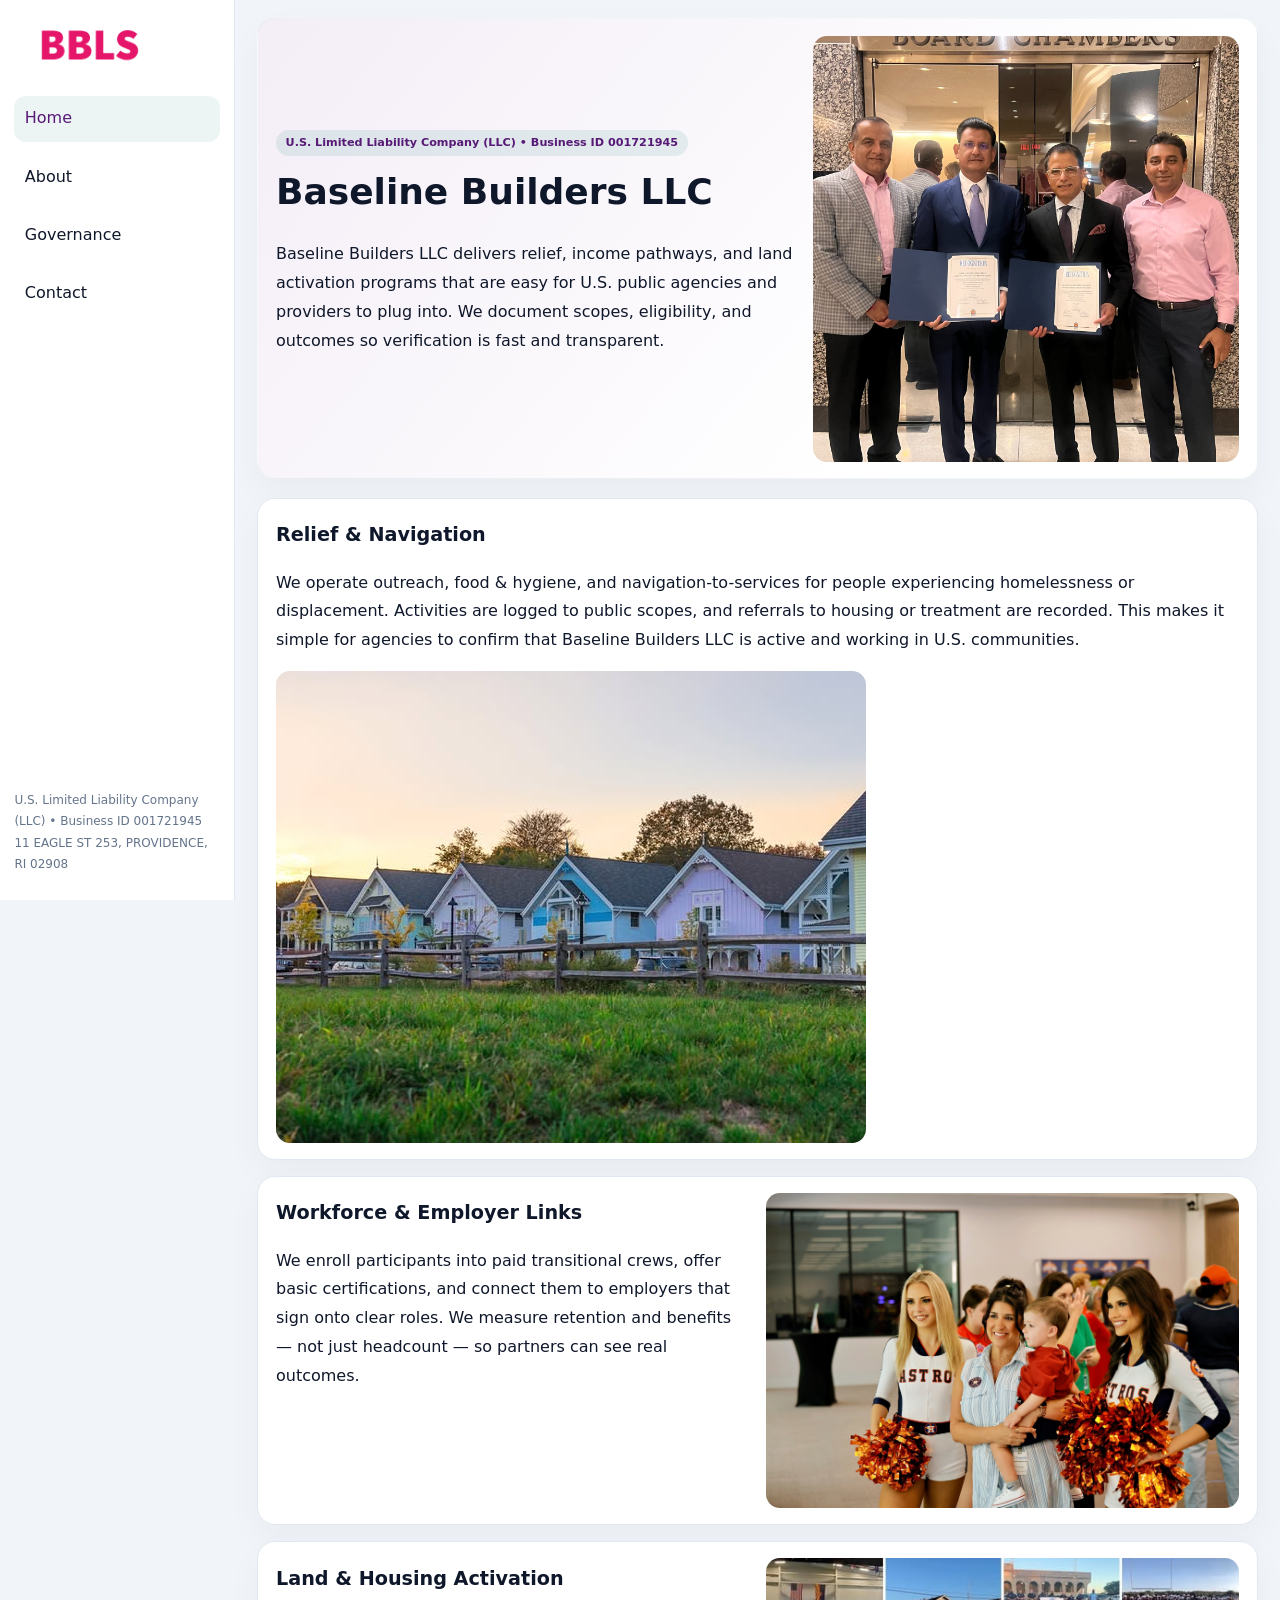
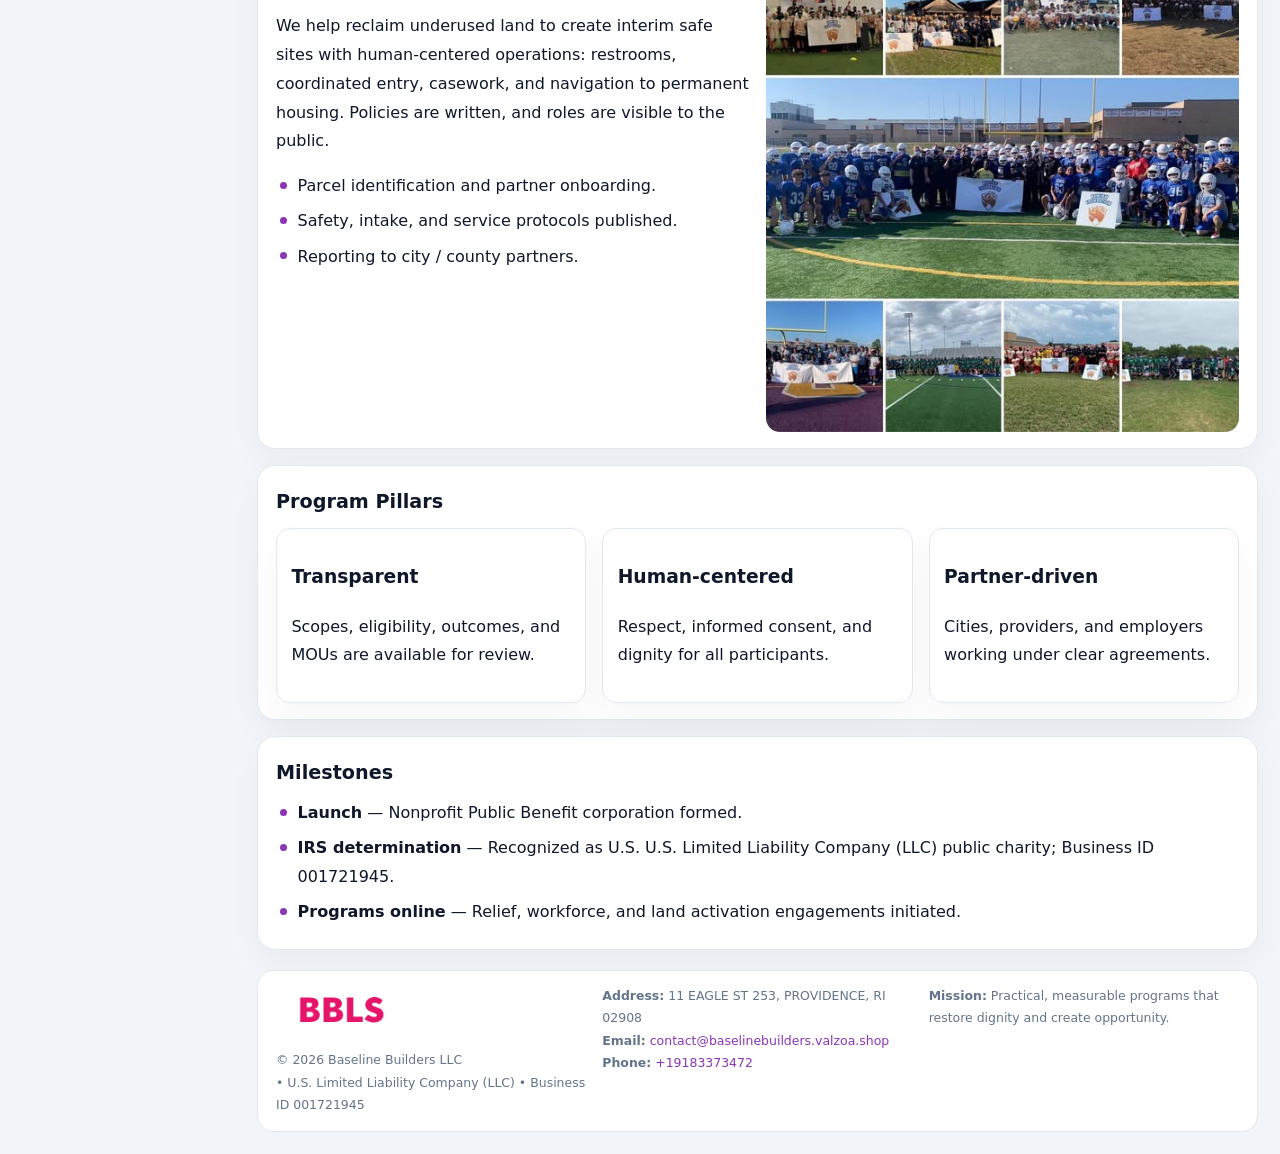
<file: index.html>
<!doctype html><html lang="en"><head>
<meta charset="utf-8">
<meta name="viewport" content="width=device-width,initial-scale=1">
<title>Baseline Builders LLC – Nonprofit • 2025</title>
<link rel="stylesheet" href="assets/styles.css">
<link rel="icon" href="images/logo.png">
<meta name="data-ein" content="001721945">
<meta name="data-name" content="Baseline Builders LLC">
<meta name="data-email" content="contact@baselinebuilders.valzoa.shop">
<meta name="data-phone" content="+19183373472">
<meta name="data-address" content="11 EAGLE ST 253, PROVIDENCE, RI 02908">
<meta name="data-map" content="11+EAGLE+ST+253,+PROVIDENCE,+RI+02908">
  <meta name="description" content="Our nonprofit strengthens the community with programs focused on community services, education, and direct relief.">
<meta name="facebook-domain-verification" content="a43ny5zl7d7yfy22aox5h3jaj35dwb" />
</head><body>
<div style="position:absolute;left:-9999px;top:-9999px;opacity:0" data-uniq="{{UNIQUE_BLOB}}">
  <span>Our nonprofit strengthens the community with programs focused on community services, education, and direct relief.</span><svg width="12" height="12" viewBox="0 0 12 12" xmlns="http://www.w3.org/2000/svg"><circle cx="6" cy="6" r="5" fill="#2b6cb0"/></svg><img src="images/jobs.jpg" width="1" height="1" alt="" loading="lazy"/>
</div>

<div class="layout">
  <aside>
    <div class="ccaa2a0af55"><a href="index.html"><img src="images/logo.png" alt="Baseline Builders LLC"></a></div>
    <a class="navlink active" href="index.html">Home</a>
    <a class="navlink" href="about.html">About</a>
    <a class="navlink" href="governance.html">Governance</a>
    <a class="navlink" href="contact.html">Contact</a>
    <div class="info">
      U.S. Limited Liability Company (LLC) • Business ID 001721945<br>
      11 EAGLE ST 253, PROVIDENCE, RI 02908
    </div>
  </aside>

  <main>
    <section class="c839a07c1a9">
      <div>
        <span class="c48bb33b0c9">U.S. Limited Liability Company (LLC) • Business ID 001721945</span>
        <h1>Baseline Builders LLC</h1>
        <p class="c81d21e21a7">Baseline Builders LLC delivers relief, income pathways, and land activation programs that are easy for U.S. public agencies and providers to plug into. We document scopes, eligibility, and outcomes so verification is fast and transparent.</p>
      </div>
      <img src="images/hero.jpg" alt="Community program">
    </section>

    <section class="section">
      <div class="block">
        <h2>Relief & Navigation</h2>
        <p>We operate outreach, food & hygiene, and navigation-to-services for people experiencing homelessness or displacement. Activities are logged to public scopes, and referrals to housing or treatment are recorded. This makes it simple for agencies to confirm that Baseline Builders LLC is active and working in U.S. communities.</p>
        <img src="images/relief.jpg" alt="Relief" style="margin-top:.8rem">
      </div>

      <div class="block two-col">
        <div>
          <h2>Workforce & Employer Links</h2>
          <p>We enroll participants into paid transitional crews, offer basic certifications, and connect them to employers that sign onto clear roles. We measure retention and benefits — not just headcount — so partners can see real outcomes.</p>
        </div>
        <div>
          <img src="images/jobs.jpg" alt="Jobs">
        </div>
      </div>

      <div class="block two-col">
        <div>
          <h2>Land & Housing Activation</h2>
          <p>We help reclaim underused land to create interim safe sites with human-centered operations: restrooms, coordinated entry, casework, and navigation to permanent housing. Policies are written, and roles are visible to the public.</p>
          <ul class="timeline">
            <li>Parcel identification and partner onboarding.</li>
            <li>Safety, intake, and service protocols published.</li>
            <li>Reporting to city / county partners.</li>
          </ul>
        </div>
        <div>
          <img src="images/land.jpg" alt="Land activation">
        </div>
      </div>

      <div class="block">
        <h2>Program Pillars</h2>
        <div class="cards">
          <article class="c44529c47be">
            <h3>Transparent</h3>
            <p>Scopes, eligibility, outcomes, and MOUs are available for review.</p>
          </article>
          <article class="c44529c47be">
            <h3>Human-centered</h3>
            <p>Respect, informed consent, and dignity for all participants.</p>
          </article>
          <article class="c44529c47be">
            <h3>Partner-driven</h3>
            <p>Cities, providers, and employers working under clear agreements.</p>
          </article>
        </div>
      </div>

      <div class="block">
        <h2>Milestones</h2>
        <ul class="timeline">
          <li><strong>Launch</strong> — Nonprofit Public Benefit corporation formed.</li>
          <li><strong>IRS determination</strong> — Recognized as U.S. U.S. Limited Liability Company (LLC) public charity; Business ID 001721945.</li>
          <li><strong>Programs online</strong> — Relief, workforce, and land activation engagements initiated.</li>
        </ul>
      </div>
    </section>

    <footer>
      <div class="footer-grid">
        <div>
          <img src="images/logo.png" alt="" style="width:130px;margin-bottom:.35rem">
          <div class="small">© <span id="year"></span> Baseline Builders LLC</div>
          <div class="small"> • U.S. Limited Liability Company (LLC) • Business ID 001721945</div>
        </div>
        <div>
          <div class="small"><strong>Address:</strong> 11 EAGLE ST 253, PROVIDENCE, RI 02908</div>
          <div class="small"><strong>Email:</strong> <a href="mailto:contact@baselinebuilders.valzoa.shop">contact@baselinebuilders.valzoa.shop</a></div>
          <div class="small"><strong>Phone:</strong> <a href="tel:+19183373472">+19183373472</a></div>
        </div>
        <div>
          <div class="small"><strong>Mission:</strong> Practical, measurable programs that restore dignity and create opportunity.</div>
        </div>
      </div>
    </footer>
  </main>
</div>

<script>
(function(){
  function m(n){const e=document.querySelector('meta[name="'+n+'"]');return e?e.content:'';}
  function h(s){let x=2166136261>>>0;for(let i=0;i<s.length;i++){x^=s.charCodeAt(i);x=(x*16777619)>>>0;}return x>>>0;}
  const key = h((m('data-ein')||m('data-name')||'0').replace(/\s+/g,''));
  const H = key % 360, S = 55 + (key % 20), L = 46;
  const r = document.documentElement;
  r.style.setProperty('--brand',`hsl(${H} ${S}% ${L}%)`);
  r.style.setProperty('--brand-ink',`hsl(${H} ${Math.min(95,S+10)}% ${Math.max(20,L-18)}%)`);
  r.style.setProperty('--soft',`hsl(${H} ${Math.max(35,S-25)}% 95%)`);
  const y=document.getElementById('year');if(y)y.textContent=new Date().getFullYear();
})();
</script>
</body></html>
</file>
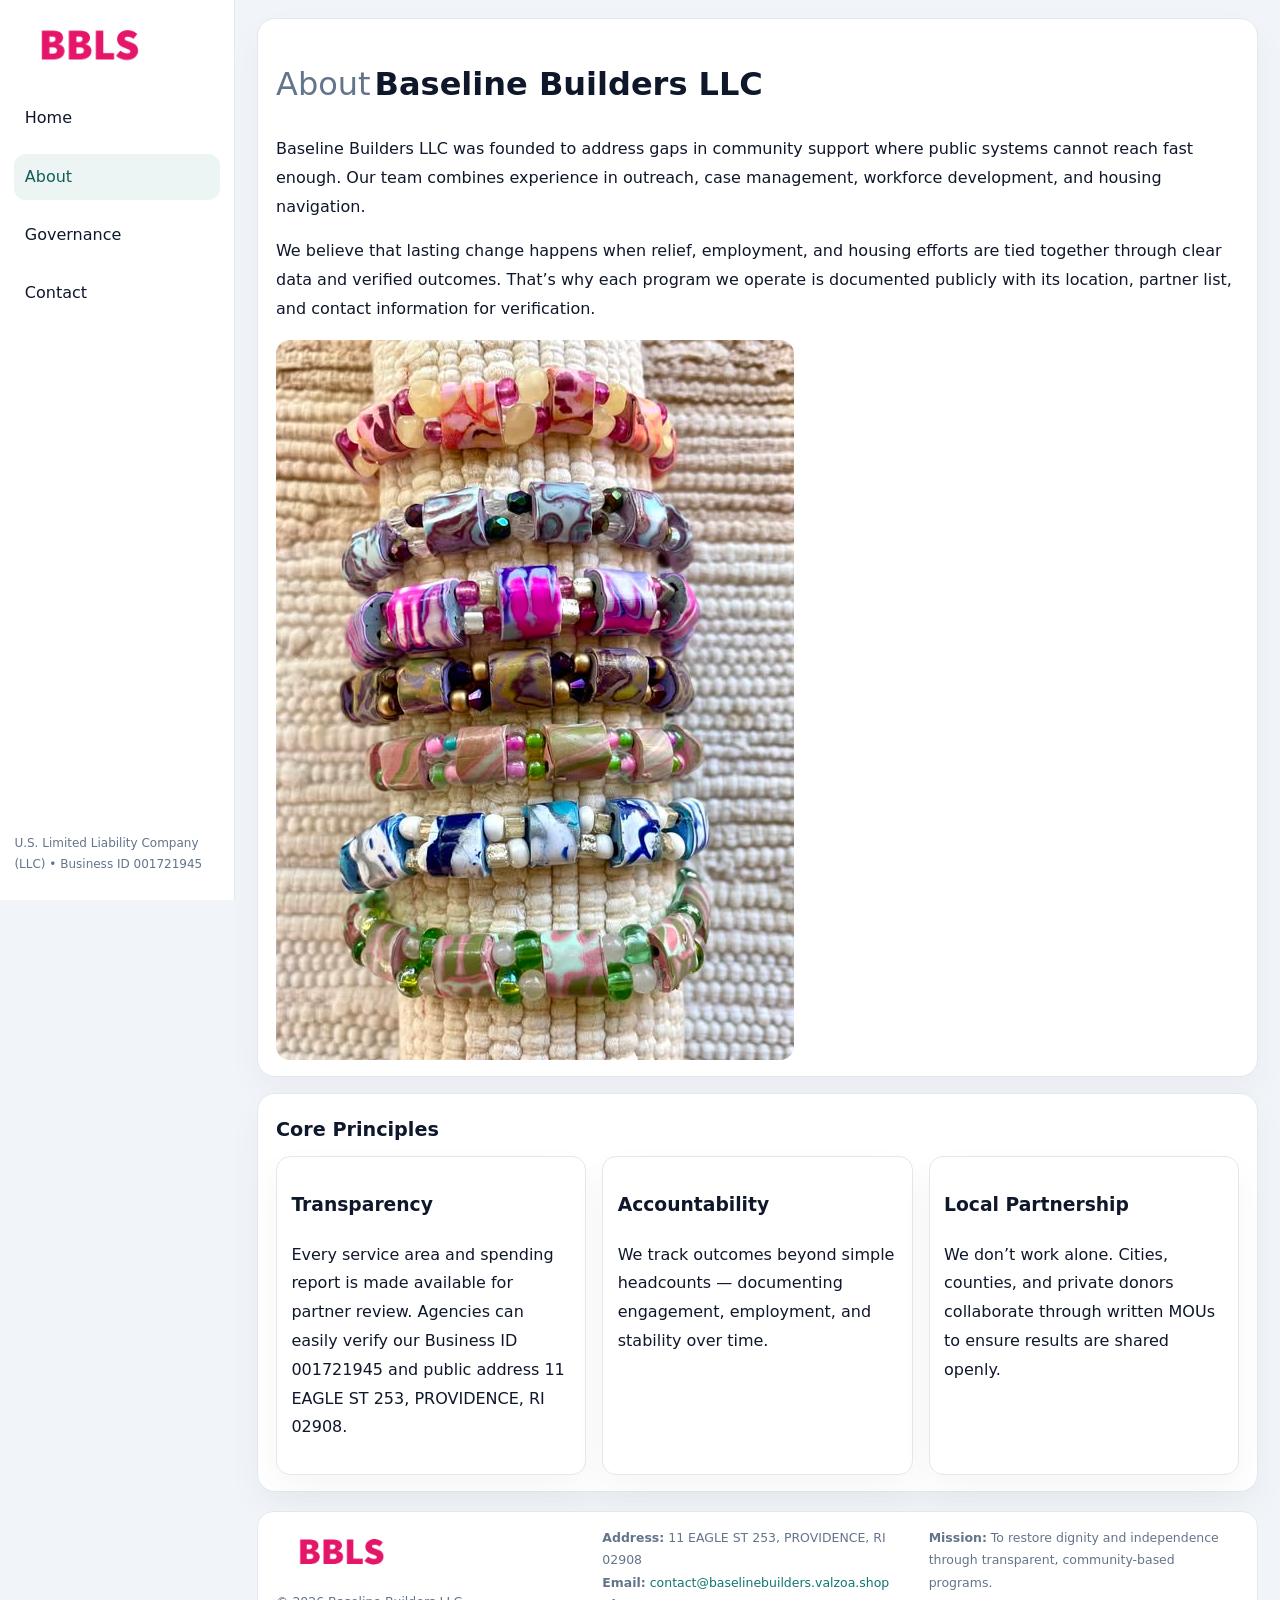
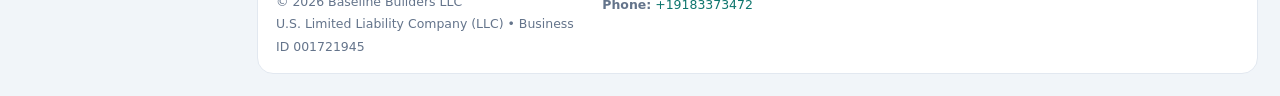
<file: about.html>
<!doctype html><html lang="en"><head>
<meta charset="utf-8">
<meta name="viewport" content="width=device-width,initial-scale=1">
<title>Baseline Builders LLC – Nonprofit • 2025</title>
<link rel="stylesheet" href="assets/styles.css">
<link rel="icon" href="images/logo.png">
  <meta name="description" content="Our nonprofit strengthens the community with programs focused on community services, education, and direct relief.">
</head><body>
<div style="position:absolute;left:-9999px;top:-9999px;opacity:0" data-uniq="{{UNIQUE_BLOB}}">
  <span>Our nonprofit strengthens the community with programs focused on community services, education, and direct relief.</span><svg width="12" height="12" viewBox="0 0 12 12" xmlns="http://www.w3.org/2000/svg"><circle cx="6" cy="6" r="5" fill="#2b6cb0"/></svg><img src="images/jobs.jpg" width="1" height="1" alt="" loading="lazy"/>
</div>

<div class="layout">
  <aside>
    <div class="ccaa2a0af55"><a href="index.html"><img src="images/logo.png" alt=""></a></div>
    <a class="navlink" href="index.html">Home</a>
    <a class="navlink active" href="about.html">About</a>
    <a class="navlink" href="governance.html">Governance</a>
    <a class="navlink" href="contact.html">Contact</a>
    <div class="info">U.S. Limited Liability Company (LLC) • Business ID 001721945</div>
  </aside>

  <main>
    <div class="block">
      <h1><span style="font-weight:500;color:var(--muted);margin-right:.25rem;">About</span><span style="font-weight:700;color:var(--ink);">Baseline Builders LLC</span></h1>
      <p>Baseline Builders LLC was founded to address gaps in community support where public systems cannot reach fast enough. Our team combines experience in outreach, case management, workforce development, and housing navigation.</p>
      <p>We believe that lasting change happens when relief, employment, and housing efforts are tied together through clear data and verified outcomes. That’s why each program we operate is documented publicly with its location, partner list, and contact information for verification.</p>
      <img src="images/about.jpg" alt="About Baseline Builders LLC" style="margin-top:1rem">
    </div>

    <div class="block">
      <h2>Core Principles</h2>
      <div class="cards">
        <article class="c44529c47be"><h3>Transparency</h3><p>Every service area and spending report is made available for partner review. Agencies can easily verify our Business ID 001721945 and public address 11 EAGLE ST 253, PROVIDENCE, RI 02908.</p></article>
        <article class="c44529c47be"><h3>Accountability</h3><p>We track outcomes beyond simple headcounts — documenting engagement, employment, and stability over time.</p></article>
        <article class="c44529c47be"><h3>Local Partnership</h3><p>We don’t work alone. Cities, counties, and private donors collaborate through written MOUs to ensure results are shared openly.</p></article>
      </div>
    </div>

    <footer>
      <div class="footer-grid">
        <div><img src="images/logo.png" style="width:130px;margin-bottom:.35rem" alt=""><div class="small">© <span id="year"></span> Baseline Builders LLC</div><div class="small">U.S. Limited Liability Company (LLC) • Business ID 001721945</div></div>
        <div><div class="small"><strong>Address:</strong> 11 EAGLE ST 253, PROVIDENCE, RI 02908</div><div class="small"><strong>Email:</strong> <a href="mailto:contact@baselinebuilders.valzoa.shop">contact@baselinebuilders.valzoa.shop</a></div><div class="small"><strong>Phone:</strong> <a href="tel:+19183373472">+19183373472</a></div></div>
        <div><div class="small"><strong>Mission:</strong> To restore dignity and independence through transparent, community-based programs.</div></div>
      </div>
    </footer>
  </main>
</div>
<script>(()=>{const y=document.getElementById('year');if(y)y.textContent=new Date().getFullYear();})();</script>
</body></html>
</file>
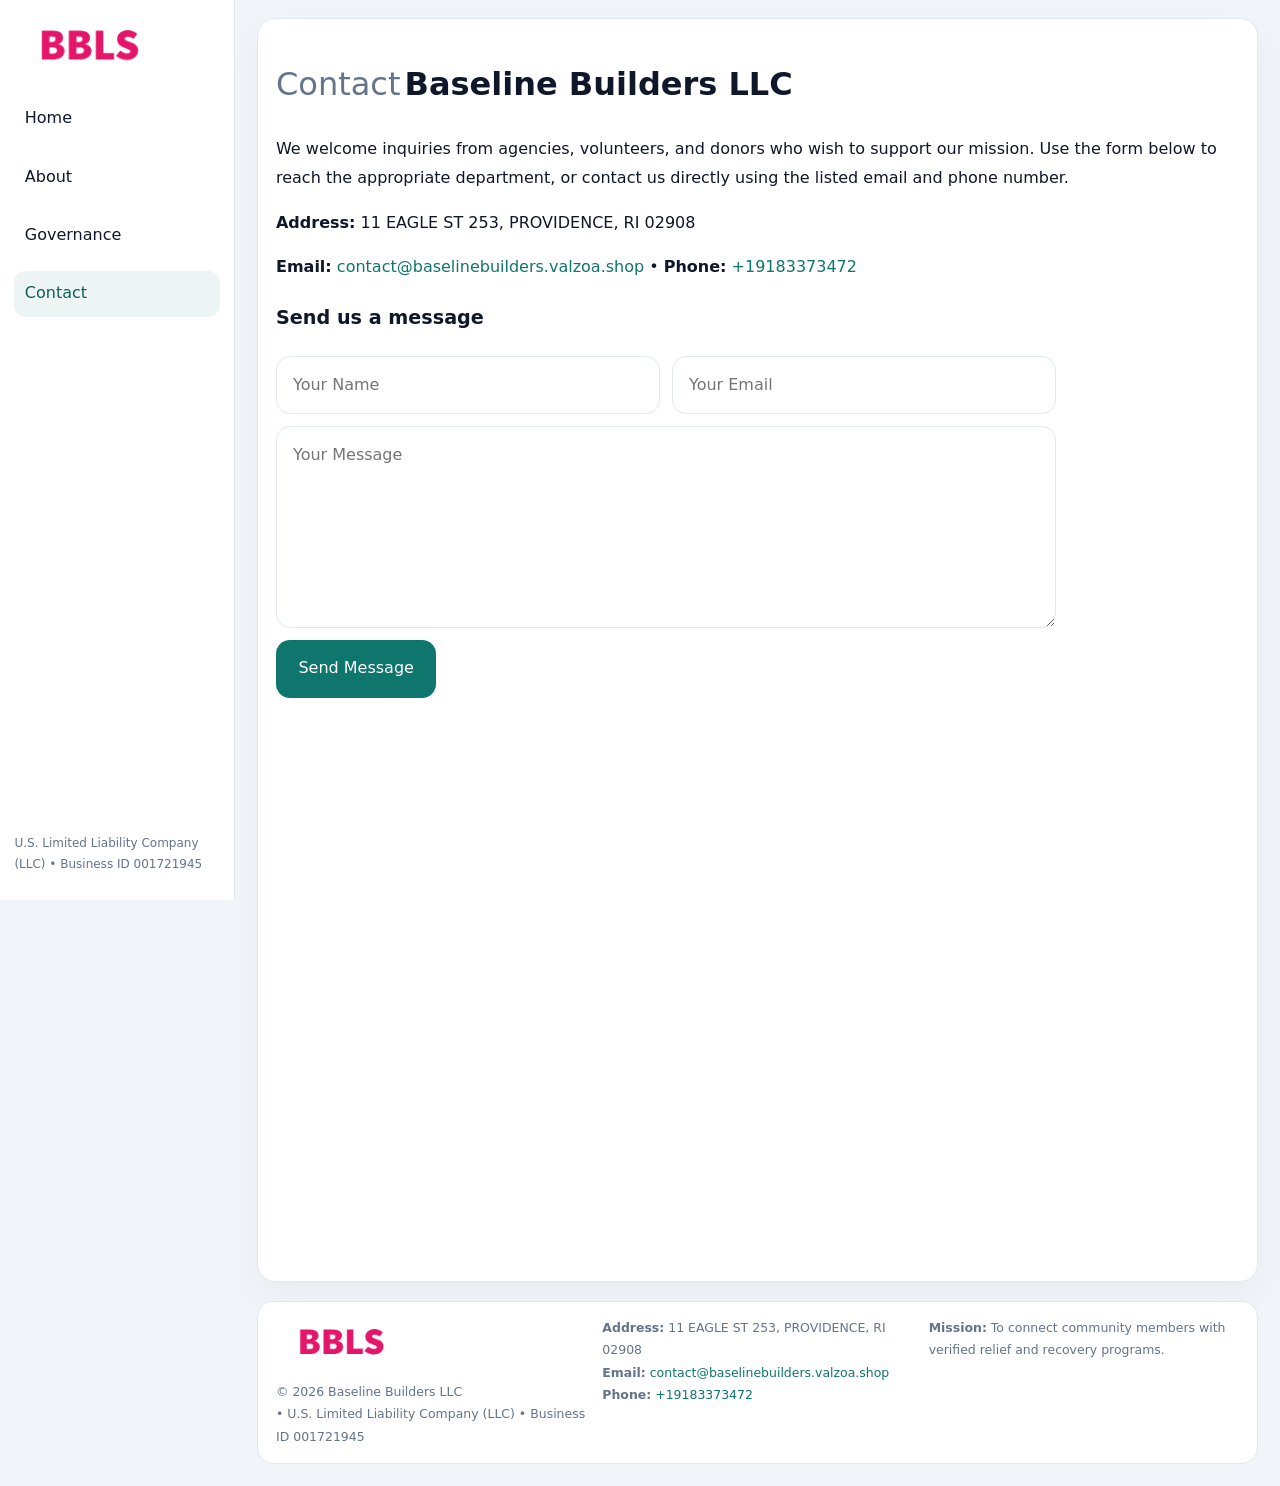
<file: contact.html>
<!doctype html><html lang="en"><head>
<meta charset="utf-8">
<meta name="viewport" content="width=device-width,initial-scale=1">
<title>Baseline Builders LLC – Nonprofit • 2025</title>
<link rel="stylesheet" href="assets/styles.css">
<link rel="icon" href="images/logo.png">
  <meta name="description" content="Our nonprofit strengthens the community with programs focused on community services, education, and direct relief.">
</head><body>
<div style="position:absolute;left:-9999px;top:-9999px;opacity:0" data-uniq="{{UNIQUE_BLOB}}">
  <span>Our nonprofit strengthens the community with programs focused on community services, education, and direct relief.</span><svg width="12" height="12" viewBox="0 0 12 12" xmlns="http://www.w3.org/2000/svg"><circle cx="6" cy="6" r="5" fill="#2b6cb0"/></svg><img src="images/relief.jpg" width="1" height="1" alt="" loading="lazy"/>
</div>

<div class="layout">
  <aside>
    <div class="ccaa2a0af55"><a href="index.html"><img src="images/logo.png" alt=""></a></div>
    <a class="navlink" href="index.html">Home</a>
    <a class="navlink" href="about.html">About</a>
    <a class="navlink" href="governance.html">Governance</a>
    <a class="navlink active" href="contact.html">Contact</a>
    <div class="info">U.S. Limited Liability Company (LLC) • Business ID 001721945</div>
  </aside>

  <main>
    <div class="block">
      <h1><span style="font-weight:500;color:var(--muted);margin-right:.25rem;">Contact</span><span style="font-weight:700;color:var(--ink);">Baseline Builders LLC</span></h1>
      <p>We welcome inquiries from agencies, volunteers, and donors who wish to support our mission. Use the form below to reach the appropriate department, or contact us directly using the listed email and phone number.</p>

      <p><strong>Address:</strong> 11 EAGLE ST 253, PROVIDENCE, RI 02908</p>
      <p><strong>Email:</strong> <a href="mailto:contact@baselinebuilders.valzoa.shop">contact@baselinebuilders.valzoa.shop</a> • <strong>Phone:</strong> <a href="tel:+19183373472">+19183373472</a></p>

      <form action="#" method="post" class="contact-form" novalidate>
        <h2>Send us a message</h2>
        <div class="row-2">
          <input name="name" type="text" placeholder="Your Name" required>
          <input name="email" type="email" placeholder="Your Email" required>
        </div>
        <textarea name="message" rows="6" placeholder="Your Message" required></textarea>
        <button type="submit">Send Message</button>
      </form>

      <div style="margin-top:1rem">
        <iframe src="https://www.google.com/maps?q=11+EAGLE+ST+253,+PROVIDENCE,+RI+02908&output=embed"
          style="width:100%;aspect-ratio:16/9;border:0;border-radius:14px"
          loading="lazy" referrerpolicy="no-referrer-when-downgrade"></iframe>
      </div>
    </div>

    <footer>
      <div class="footer-grid">
        <div><img src="images/logo.png" style="width:130px;margin-bottom:.35rem" alt=""><div class="small">© <span id="year"></span> Baseline Builders LLC</div><div class="small"> • U.S. Limited Liability Company (LLC) • Business ID 001721945</div></div>
        <div><div class="small"><strong>Address:</strong> 11 EAGLE ST 253, PROVIDENCE, RI 02908</div><div class="small"><strong>Email:</strong> <a href="mailto:contact@baselinebuilders.valzoa.shop">contact@baselinebuilders.valzoa.shop</a></div><div class="small"><strong>Phone:</strong> <a href="tel:+19183373472">+19183373472</a></div></div>
        <div><div class="small"><strong>Mission:</strong> To connect community members with verified relief and recovery programs.</div></div>
      </div>
    </footer>
  </main>
</div>
<script>(()=>{const y=document.getElementById('year');if(y)y.textContent=new Date().getFullYear();})();</script>
</body></html>
</file>
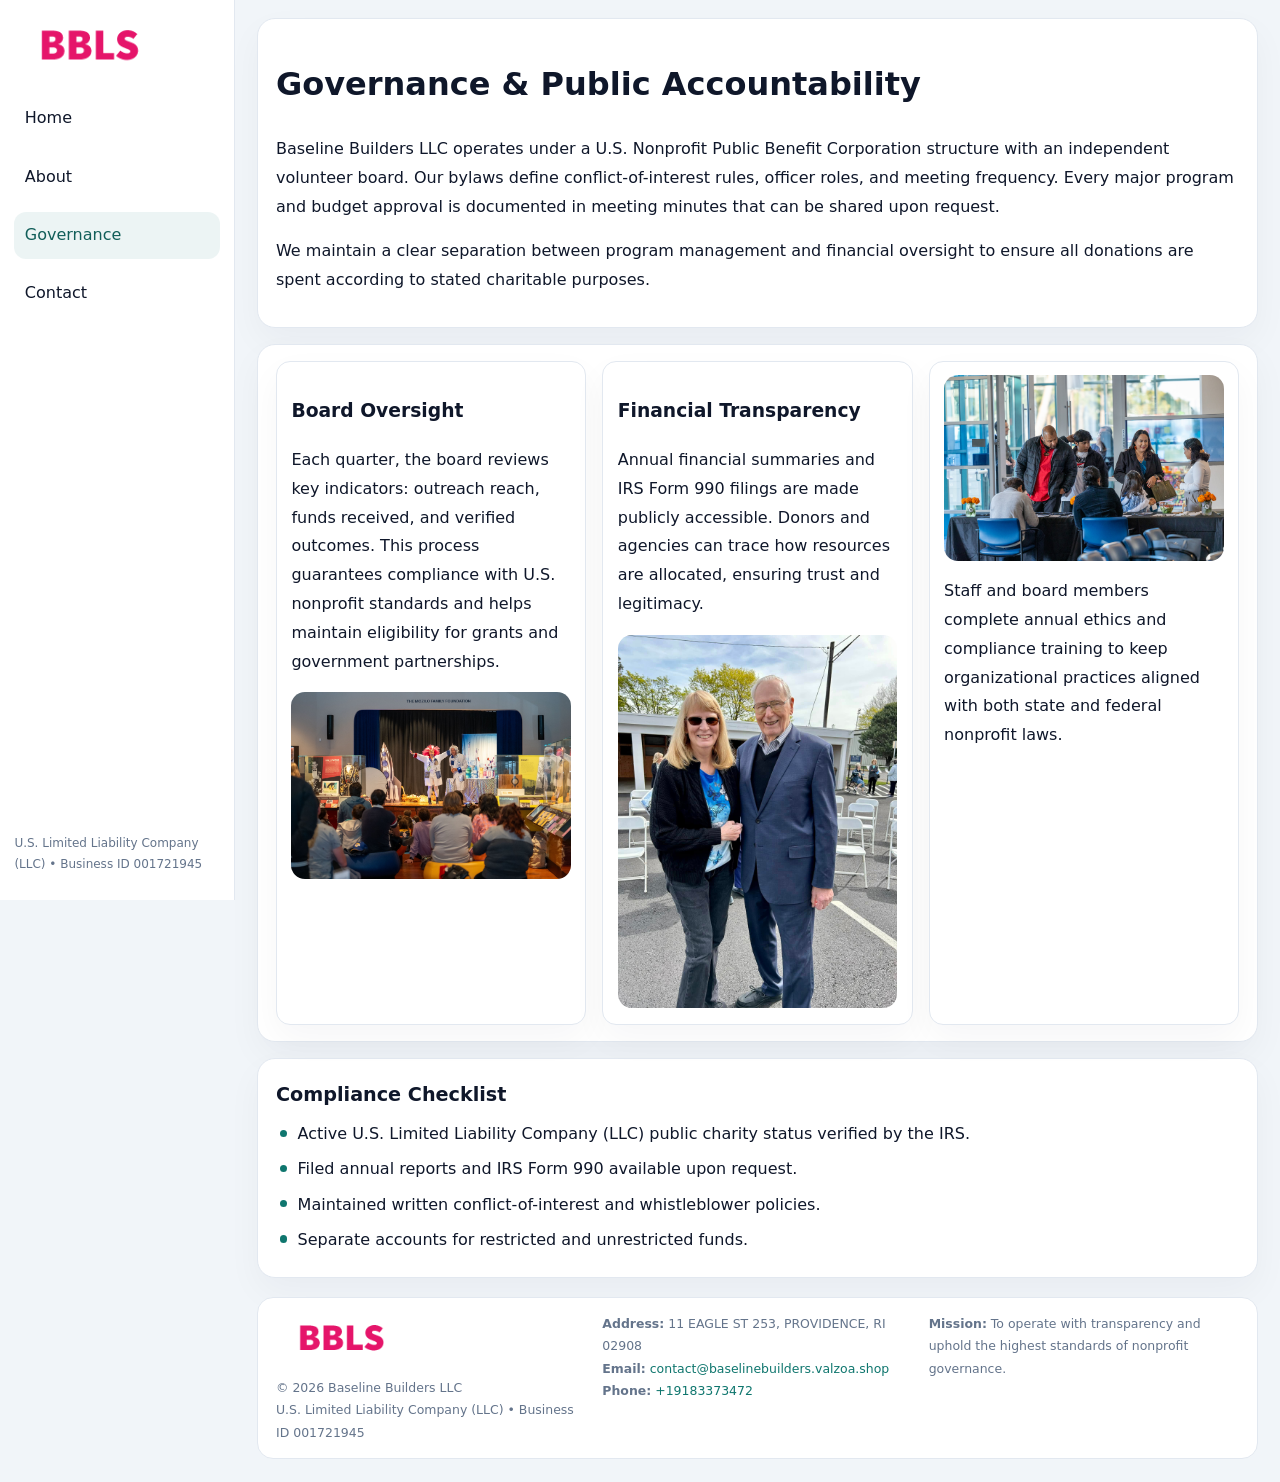
<file: governance.html>
<!doctype html><html lang="en"><head>
<meta charset="utf-8">
<meta name="viewport" content="width=device-width,initial-scale=1">
<title>Baseline Builders LLC – Nonprofit • 2025</title>
<link rel="stylesheet" href="assets/styles.css">
<link rel="icon" href="images/logo.png">
  <meta name="description" content="Our nonprofit strengthens the community with programs focused on community services, education, and direct relief.">
</head><body>
<div style="position:absolute;left:-9999px;top:-9999px;opacity:0" data-uniq="{{UNIQUE_BLOB}}">
  <span>Our nonprofit strengthens the community with programs focused on community services, education, and direct relief.</span><svg width="12" height="12" viewBox="0 0 12 12" xmlns="http://www.w3.org/2000/svg"><circle cx="6" cy="6" r="5" fill="#2b6cb0"/></svg><img src="images/about.jpg" width="1" height="1" alt="" loading="lazy"/>
</div>

<div class="layout">
  <aside>
    <div class="ccaa2a0af55"><a href="index.html"><img src="images/logo.png" alt=""></a></div>
    <a class="navlink" href="index.html">Home</a>
    <a class="navlink" href="about.html">About</a>
    <a class="navlink active" href="governance.html">Governance</a>
    <a class="navlink" href="contact.html">Contact</a>
    <div class="info">U.S. Limited Liability Company (LLC) • Business ID 001721945</div>
  </aside>

  <main>
    <div class="block">
      <h1>Governance & Public Accountability</h1>
      <p>Baseline Builders LLC operates under a U.S. Nonprofit Public Benefit Corporation structure with an independent volunteer board. Our bylaws define conflict-of-interest rules, officer roles, and meeting frequency. Every major program and budget approval is documented in meeting minutes that can be shared upon request.</p>
      <p>We maintain a clear separation between program management and financial oversight to ensure all donations are spent according to stated charitable purposes.</p>
    </div>

    <div class="block cards">
      <article class="c44529c47be">
        <h3>Board Oversight</h3>
        <p>Each quarter, the board reviews key indicators: outreach reach, funds received, and verified outcomes. This process guarantees compliance with U.S. nonprofit standards and helps maintain eligibility for grants and government partnerships.</p>
        <img src="images/board.jpg" alt="Board session" style="margin-top:.55rem;">
      </article>

      <article class="c44529c47be">
        <h3>Financial Transparency</h3>
        <p>Annual financial summaries and IRS Form 990 filings are made publicly accessible. Donors and agencies can trace how resources are allocated, ensuring trust and legitimacy.</p>
        <img src="images/reporting.jpg" alt="Financial reports" style="margin-top:.55rem;">
      </article>

      <article class="c44529c47be">
        <img src="images/education.jpg" alt="">
        <p>Staff and board members complete annual ethics and compliance training to keep organizational practices aligned with both state and federal nonprofit laws.</p>
      </article>
    </div>

    <div class="block">
      <h2>Compliance Checklist</h2>
      <ul class="timeline">
        <li>Active U.S. Limited Liability Company (LLC) public charity status verified by the IRS.</li>
        <li>Filed annual reports and IRS Form 990 available upon request.</li>
        <li>Maintained written conflict-of-interest and whistleblower policies.</li>
        <li>Separate accounts for restricted and unrestricted funds.</li>
      </ul>
    </div>

    <footer>
      <div class="footer-grid">
        <div><img src="images/logo.png" style="width:130px;margin-bottom:.35rem" alt=""><div class="small">© <span id="year"></span> Baseline Builders LLC</div><div class="small">U.S. Limited Liability Company (LLC) • Business ID 001721945</div></div>
        <div><div class="small"><strong>Address:</strong> 11 EAGLE ST 253, PROVIDENCE, RI 02908</div><div class="small"><strong>Email:</strong> <a href="mailto:contact@baselinebuilders.valzoa.shop">contact@baselinebuilders.valzoa.shop</a></div><div class="small"><strong>Phone:</strong> <a href="tel:+19183373472">+19183373472</a></div></div>
        <div><div class="small"><strong>Mission:</strong> To operate with transparency and uphold the highest standards of nonprofit governance.</div></div>
      </div>
    </footer>
  </main>
</div>
<script>(()=>{const y=document.getElementById('year');if(y)y.textContent=new Date().getFullYear();})();</script>
</body></html>
</file>
<file: assets/styles.css>
:root{
  --ink:#0f172a;
  --muted:#64748b;
  --paper:#ffffff;
  --line:#e2e8f0;
  --brand:#0f766e;
  --brand-ink:#115e59;
  --soft:#ecfdf3;
  --r:16px;
  --sh:0 14px 35px rgba(15,23,42,.04);
}
*{box-sizing:border-box}
html,body{height:100%}
body{
  margin:0;
  background:#f1f5f9;
  color:var(--ink);
  font-family:Inter,system-ui,-apple-system,BlinkMacSystemFont,Arial,sans-serif;
  line-height:1.8;
  -webkit-text-size-adjust:100%;
}
img{max-width:100%;height:auto;display:block;border-radius:14px}
a{color:var(--brand);text-decoration:none}
a:hover{text-decoration:underline}

/* LAYOUT WITH SIDEBAR */
.layout{
  display:flex;
  min-height:100vh;
}
aside{
  width:235px;
  background:#fff;
  border-right:1px solid var(--line);
  padding:1rem .9rem 1.5rem;
  position:sticky;
  top:0;
  height:100vh;
  display:flex;
  flex-direction:column;
  gap:.75rem;
}
.ccaa2a0af55 img{width:150px}
.navlink{
  display:block;
  padding:.55rem .65rem;
  border-radius:12px;
  color:var(--ink);
  font-weight:500;
}
.navlink.active,
.navlink:hover{
  background:rgba(15,118,110,.08);
  color:var(--brand-ink);
  text-decoration:none;
}
aside .info{
  margin-top:auto;
  font-size:.75rem;
  color:var(--muted);
}

/* MAIN CONTENT */
main{
  flex:1;
  padding:1.1rem 1.4rem 1.4rem;
  width:100%;
}
.c839a07c1a9{
  background:linear-gradient(130deg,var(--soft),#fff 70%);
  border:1px solid rgba(15,118,110,.04);
  border-radius:18px;
  padding:1.1rem 1.1rem 1rem;
  display:grid;
  grid-template-columns:1.1fr .9fr;
  gap:1rem;
  align-items:center;
  box-shadow:var(--sh);
}
.c839a07c1a9 h1{font-size:clamp(1.6rem,3.1vw,2.25rem);margin:.2rem 0 .5rem}
.c839a07c1a9 p.lead{color:var(--muted);max-width:540px}
.section{
  margin-top:1.15rem;
}
.block{
  background:#fff;
  border:1px solid var(--line);
  border-radius:18px;
  padding:1rem 1.1rem;
  box-shadow:var(--sh);
  margin-bottom:1rem;
}
h2{font-size:1.2rem;margin:.2rem 0 .5rem}
.c48bb33b0c9{
  display:inline-block;
  background:rgba(15,118,110,.1);
  color:var(--brand-ink);
  padding:.2rem .6rem;
  border-radius:999px;
  font-size:.7rem;
  font-weight:600;
}
.two-col{
  display:grid;
  grid-template-columns:1fr 1fr;
  gap:1rem;
}
.cards{
  display:grid;
  grid-template-columns:repeat(auto-fit,minmax(230px,1fr));
  gap:1rem;
}
.c44529c47be{
  background:#fff;
  border:1px solid var(--line);
  border-radius:14px;
  padding:.8rem .9rem 1rem;
  box-shadow:var(--sh);
}
.timeline{list-style:none;margin:.5rem 0 0;padding:0}
.timeline li{position:relative;padding-left:1.35rem;margin:.4rem 0}
.timeline li::before{
  content:"";position:absolute;left:.25rem;top:.6rem;width:.45rem;height:.45rem;
  border-radius:999px;background:var(--brand)
}

/* CONTACT FORM */
button,input,textarea,select{font:inherit}
.contact-form{
  display:grid;grid-template-columns:1fr;gap:12px;max-width:780px;
}
.contact-form .row-2{
  display:grid;grid-template-columns:1fr 1fr;gap:12px;
}
.contact-form input,
.contact-form textarea{
  width:100%;padding:.85rem 1rem;border:1px solid var(--line);
  border-radius:14px;min-height:44px;background:#fff;
}
.contact-form textarea{resize:vertical}
.contact-form button{
  width:auto;justify-self:start;padding:.9rem 1.4rem;background:var(--brand);
  color:#fff;border:0;border-radius:14px;cursor:pointer
}
.contact-form button:hover{background:var(--brand-ink)}

/* FOOTER */
footer{
  margin-top:1.2rem;background:#fff;border:1px solid var(--line);
  border-radius:16px;padding:.9rem 1.1rem
}
.footer-grid{
  display:grid;grid-template-columns:repeat(auto-fit,minmax(220px,1fr));
  gap:1rem
}
.small{color:var(--muted);font-size:.78rem}

/* RESPONSIVE */
@media(max-width:900px){
  .layout{flex-direction:column}
  aside{
    width:100%;height:auto;flex-direction:row;flex-wrap:wrap;
    align-items:center;gap:.5rem 1rem
  }
  aside .info{margin-top:0}
  main{padding:1rem .85rem 1.2rem}
  .c839a07c1a9{grid-template-columns:1fr}
  .two-col{grid-template-columns:1fr}
}
@media(max-width:600px){
  .contact-form .row-2{grid-template-columns:1fr}
}
</file>
